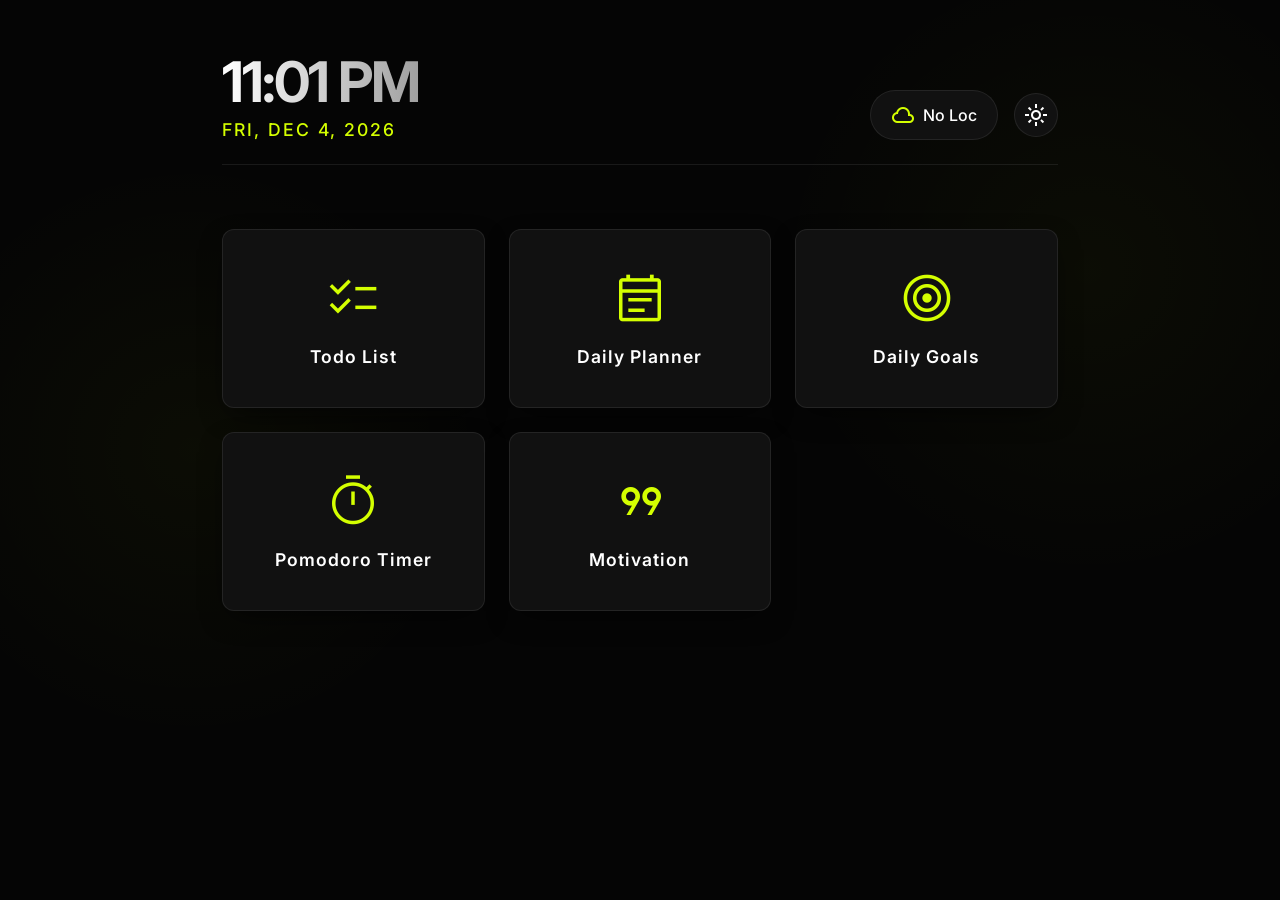
<file: productivity-dashboard/index.html>
<!DOCTYPE html>
<html lang="en">
<head>
    <meta charset="UTF-8">
    <meta name="viewport" content="width=device-width, initial-scale=1.0">
    <title>Productivity Dashboard</title>
    <!-- Fonts and Icons -->
    <link href="https://fonts.googleapis.com/css2?family=Inter:wght@300;400;500;600;700&display=swap" rel="stylesheet">
    <link rel="stylesheet" href="https://fonts.googleapis.com/css2?family=Material+Symbols+Outlined:opsz,wght,FILL,GRAD@24,400,0,0" />
    <link rel="stylesheet" href="style.css">
</head>
<body data-theme="dark">
    <!-- Dynamic Background Layer -->
    <div class="background-layer" id="bg-layer"></div>

    <main class="app-container">
        
        <!-- Dashboard View -->
        <section id="dashboard" class="view active">
            <header class="dashboard-header">
                <div class="date-time-widget">
                    <h1 id="time-display">--:--</h1>
                    <p id="date-display">-- --- ----</p>
                </div>
                <div class="top-controls">
                    <div class="weather-widget" id="weather-widget">
                        <span class="material-symbols-outlined" id="weather-icon">cloud</span>
                        <span id="weather-temp">--°C</span>
                    </div>
                    <button id="theme-toggle" class="icon-btn" aria-label="Toggle Theme">
                        <span class="material-symbols-outlined">light_mode</span>
                    </button>
                </div>
            </header>

            <div class="dashboard-grid">
                <!-- Todo Card -->
                <button class="feature-card" data-target="todo-view">
                    <span class="material-symbols-outlined card-icon">checklist</span>
                    <h3>Todo List</h3>
                </button>
                <!-- Planner Card -->
                <button class="feature-card" data-target="planner-view">
                    <span class="material-symbols-outlined card-icon">event_note</span>
                    <h3>Daily Planner</h3>
                </button>
                <!-- Goals Card -->
                <button class="feature-card" data-target="goals-view">
                    <span class="material-symbols-outlined card-icon">target</span>
                    <h3>Daily Goals</h3>
                </button>
                <!-- Pomodoro Card -->
                <button class="feature-card" data-target="pomodoro-view">
                    <span class="material-symbols-outlined card-icon">timer</span>
                    <h3>Pomodoro Timer</h3>
                </button>
                <!-- Motivation Card -->
                <button class="feature-card" data-target="motivation-view">
                    <span class="material-symbols-outlined card-icon">format_quote</span>
                    <h3>Motivation</h3>
                </button>
            </div>
        </section>

        <!-- Feature Views Container -->
        <div id="feature-views">
            
            <!-- Todo View -->
            <section id="todo-view" class="view">
                <header class="feature-header">
                    <button class="back-btn icon-btn"><span class="material-symbols-outlined">arrow_back</span></button>
                    <h2>Todo List</h2>
                </header>
                <div class="feature-content">
                    <form id="todo-form">
                        <input type="text" id="todo-input" placeholder="Add a new task..." required>
                        <button type="submit" class="primary-btn">Add</button>
                    </form>
                    <ul id="todo-list" class="task-list"></ul>
                </div>
            </section>

            <!-- Planner View -->
            <section id="planner-view" class="view">
                <header class="feature-header">
                    <button class="back-btn icon-btn"><span class="material-symbols-outlined">arrow_back</span></button>
                    <h2>Daily Planner</h2>
                </header>
                <div class="feature-content planner-container" id="planner-slots">
                    <!-- Hourly slots generated by JS -->
                </div>
            </section>

            <!-- Goals View -->
            <section id="goals-view" class="view">
                <header class="feature-header">
                    <button class="back-btn icon-btn"><span class="material-symbols-outlined">arrow_back</span></button>
                    <h2>Daily Goals</h2>
                </header>
                <div class="feature-content">
                    <div class="progress-container">
                        <p id="goals-progress-text">0 of 0 completed</p>
                        <div class="progress-bar-bg">
                            <div class="progress-bar-fill" id="goals-progress-fill"></div>
                        </div>
                    </div>
                    <form id="goals-form">
                        <input type="text" id="goal-input" placeholder="What's a main goal today?" required>
                        <button type="submit" class="primary-btn">Add</button>
                    </form>
                    <ul id="goals-list" class="task-list"></ul>
                </div>
            </section>

            <!-- Pomodoro View -->
            <section id="pomodoro-view" class="view">
                <header class="feature-header">
                    <button class="back-btn icon-btn"><span class="material-symbols-outlined">arrow_back</span></button>
                    <h2>Pomodoro Timer</h2>
                </header>
                <div class="feature-content pomodoro-container">
                    <h3 id="pomodoro-mode">Work Session</h3>
                    <div class="timer-display" id="timer-display">25:00</div>
                    <div class="timer-controls">
                        <button id="pomo-start" class="primary-btn">Start</button>
                        <button id="pomo-pause" class="secondary-btn">Pause</button>
                        <button id="pomo-reset" class="secondary-btn">Reset</button>
                    </div>
                </div>
            </section>

            <!-- Motivation View -->
            <section id="motivation-view" class="view">
                <header class="feature-header">
                    <button class="back-btn icon-btn"><span class="material-symbols-outlined">arrow_back</span></button>
                    <h2>Motivation</h2>
                </header>
                <div class="feature-content motivation-container">
                    <blockquote id="quote-text">Loading inspiration...</blockquote>
                    <cite id="quote-author"></cite>
                    <button id="new-quote-btn" class="primary-btn">New Quote</button>
                </div>
            </section>

        </div>
    </main>
    <script src="script.js"></script>
</body>
</html>
</file>
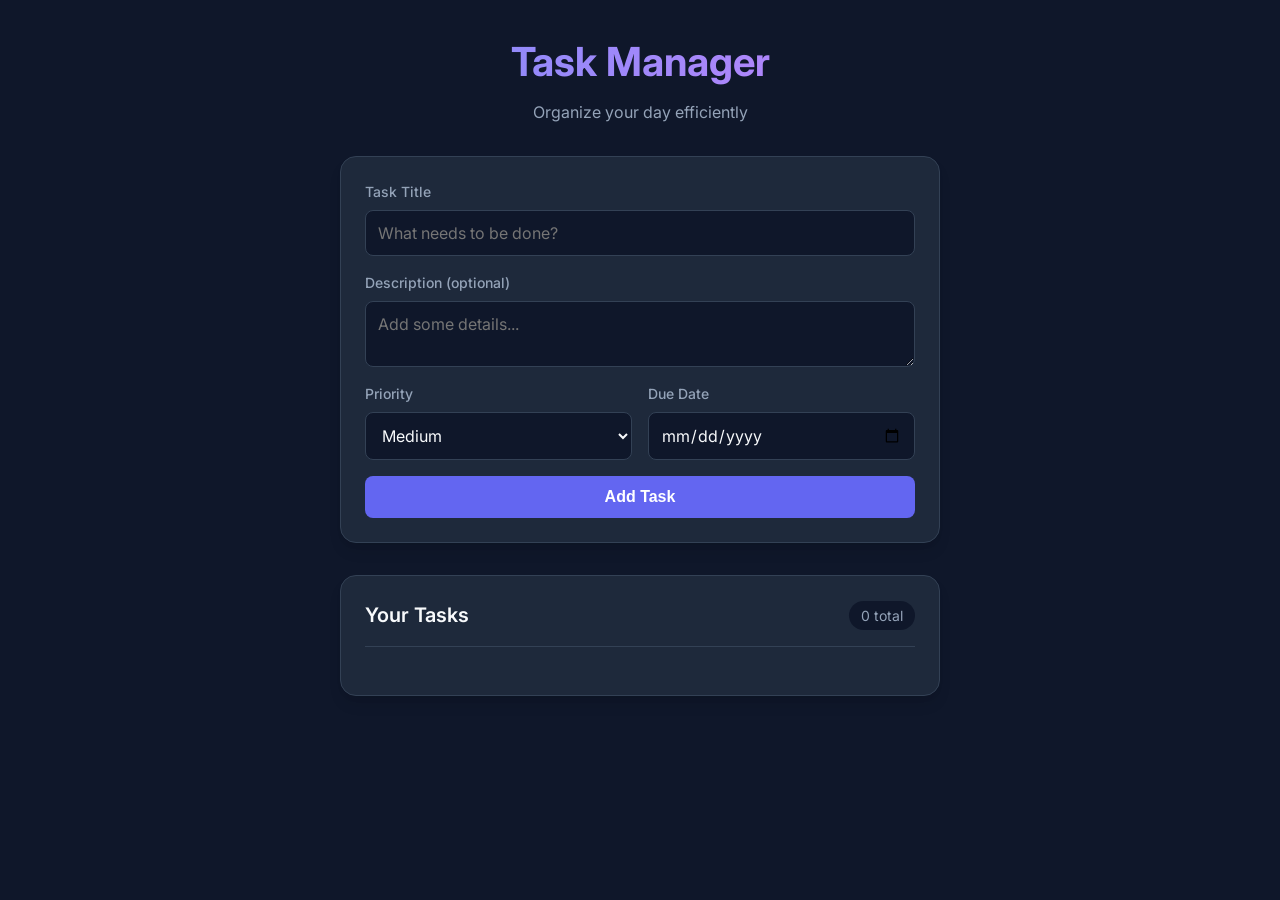
<file: task-manager/index.html>
<!DOCTYPE html>
<html lang="en">
<head>
    <meta charset="UTF-8">
    <meta name="viewport" content="width=device-width, initial-scale=1.0">
    <title>Task Manager</title>
    <link rel="stylesheet" href="styles.css">
    <link href="https://fonts.googleapis.com/css2?family=Inter:wght@400;500;600;700&display=swap" rel="stylesheet">
</head>
<body>
    <div class="app-container">
        <header>
            <h1>Task Manager</h1>
            <p>Organize your day efficiently</p>
        </header>

        <section class="task-form-section">
            <form id="task-form">
                <div class="input-group">
                    <label for="task-title">Task Title</label>
                    <input type="text" id="task-title" required placeholder="What needs to be done?">
                </div>
                
                <div class="input-group">
                    <label for="task-desc">Description (optional)</label>
                    <textarea id="task-desc" rows="2" placeholder="Add some details..."></textarea>
                </div>
                
                <div class="form-row">
                    <div class="input-group">
                        <label for="task-priority">Priority</label>
                        <select id="task-priority">
                            <option value="low">Low</option>
                            <option value="medium" selected>Medium</option>
                            <option value="high">High</option>
                        </select>
                    </div>
                    
                    <div class="input-group">
                        <label for="task-date">Due Date</label>
                        <input type="date" id="task-date" required>
                    </div>
                </div>
                
                <button type="submit" class="btn btn-primary">Add Task</button>
            </form>
        </section>

        <section class="tasks-section">
            <div class="tasks-header">
                <h2>Your Tasks</h2>
                <div class="task-stats">
                    <span id="total-tasks">0</span> total
                </div>
            </div>
            
            <ul id="task-list" class="task-list">
                <!-- Tasks will be injected here by JS -->
            </ul>
        </section>
    </div>

    <script src="app.js"></script>
</body>
</html>
</file>
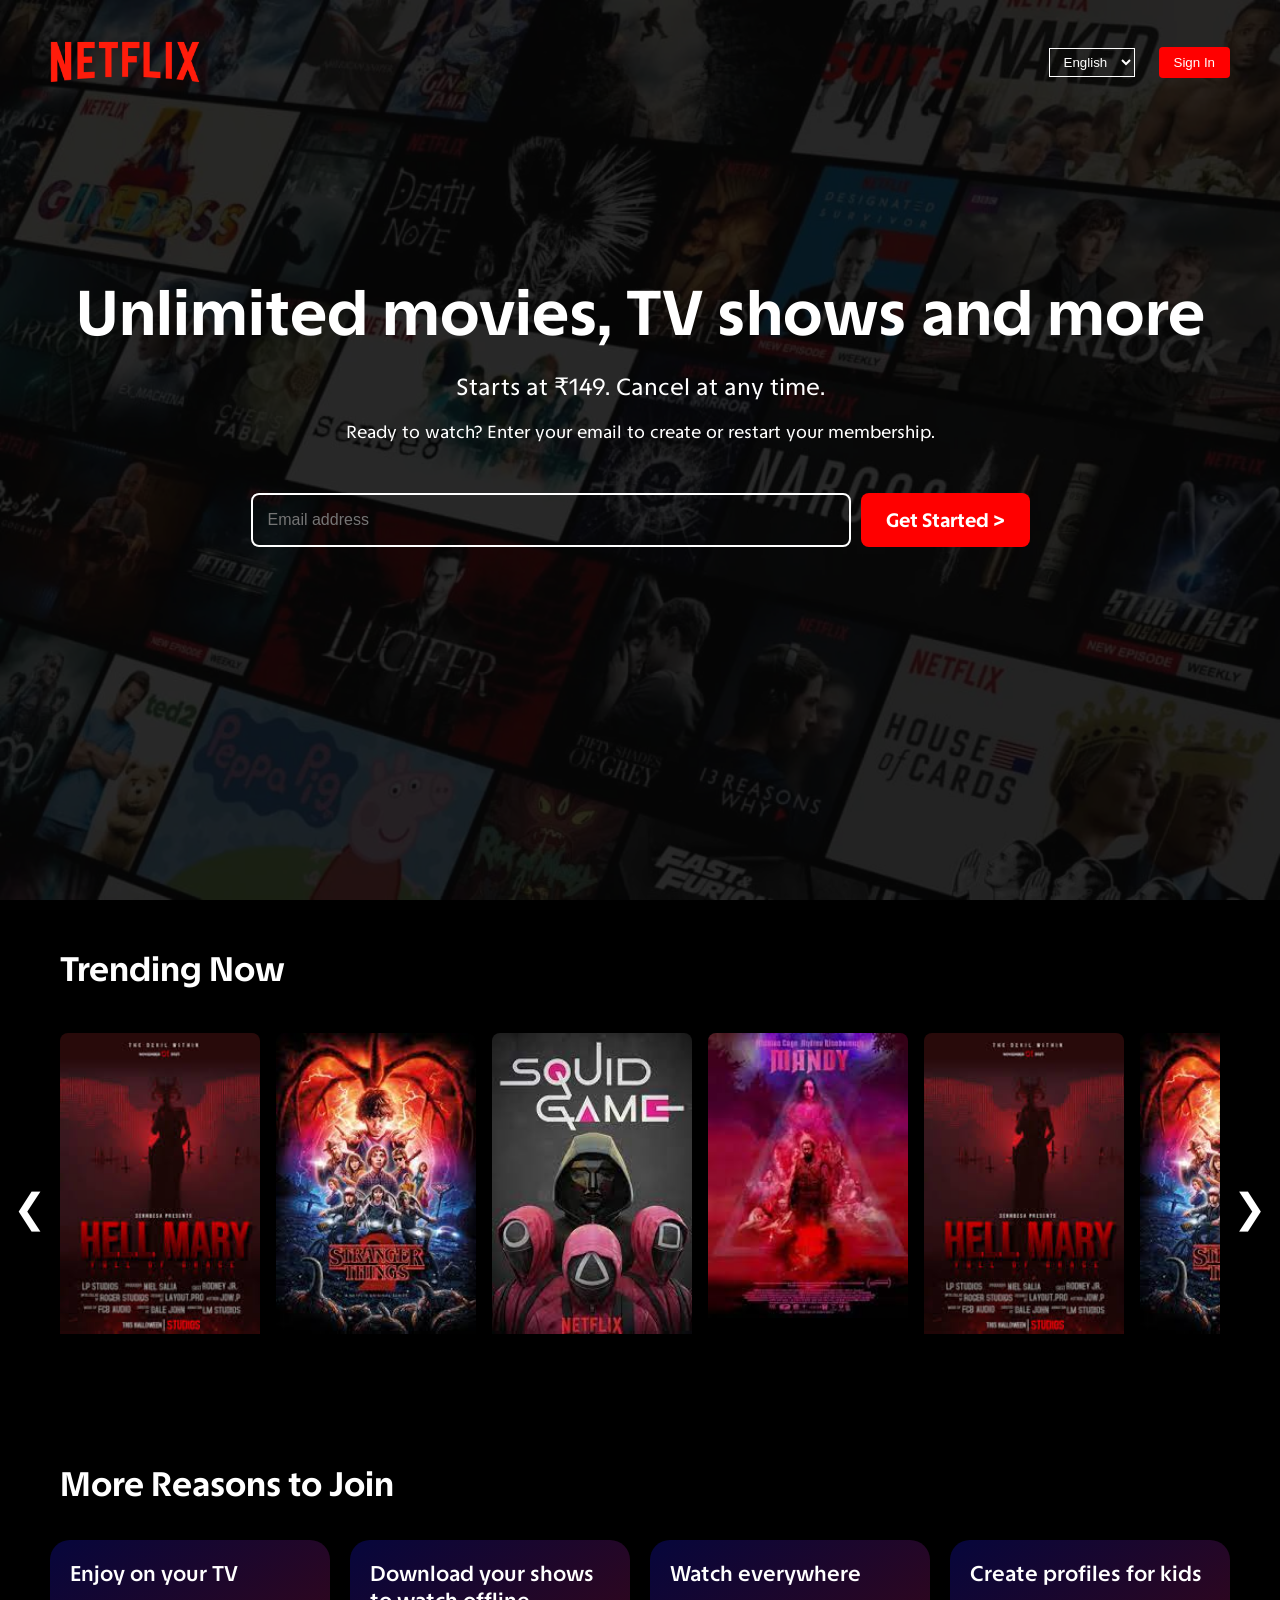
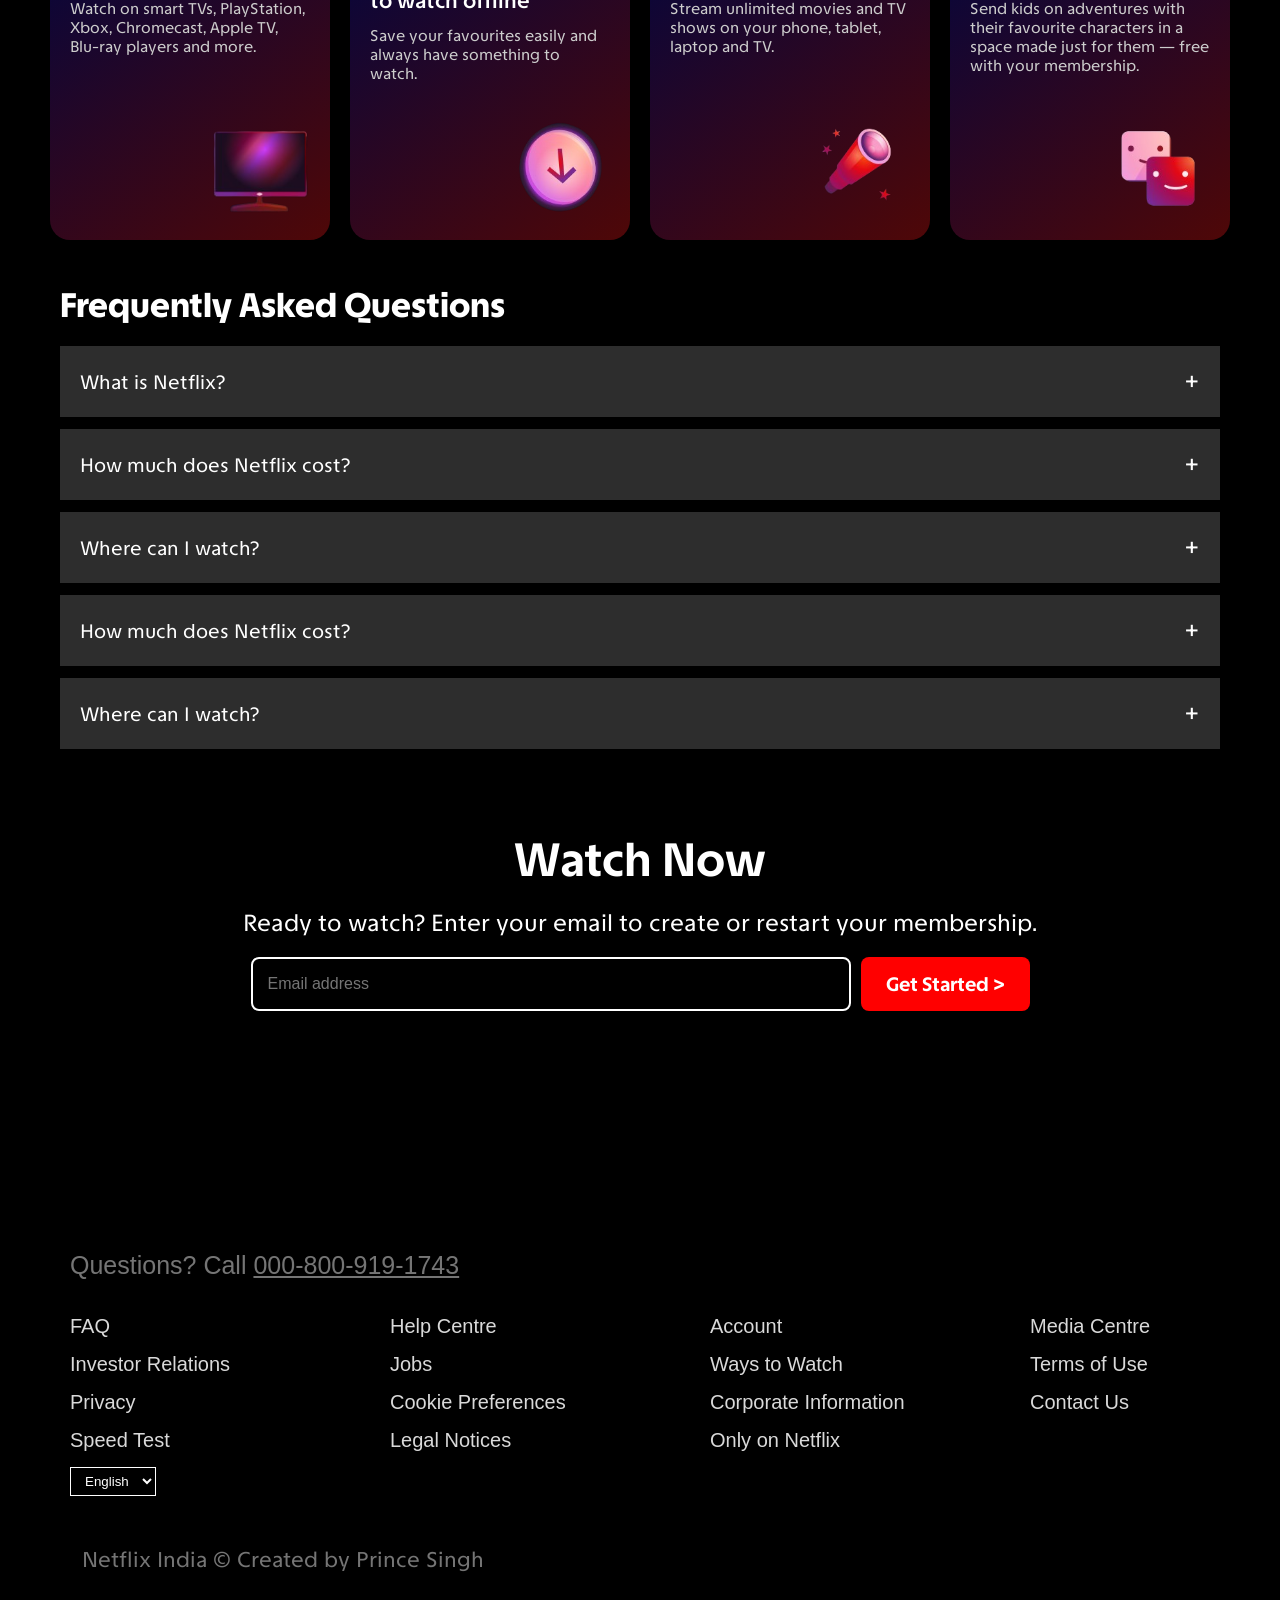
<file: Netflix-page-Clone/index_netflix.html>
<!DOCTYPE html>
<html lang="en">

<head>
  <meta charset="UTF-8">
  <meta name="viewport" content="width=device-width, initial-scale=1.0">
  <title>Netflix India – Watch TV Shows Online</title>
  <link rel="stylesheet" href="style_netflix.css">
  <link rel="shortcut icon" href="images/Netflix_2015_N_logo.svg" type="image/x-icon">
</head>

<body>
  <!-- Background Overlay -->
  <div class="main">
    <div class="overlay"></div>
    <!-- <div class="overlay1"></div> -->
    <!-- Navbar -->
    <div class="navbar">
      <img src="images/Netflix-Logo.png" class="logo">
      <div class="nav-btns">
        <select>
          <option>English</option>
          <option>हिन्दी</option>
        </select>
        <button class="signin">Sign In</button>
      </div>
    </div>

    <!-- Hero Section -->
    <div class="hero">
      <h1>Unlimited movies, TV
        shows and more</h1>
      <h2>Starts at ₹149. Cancel at any time.</h2>
      <p>Ready to watch? Enter your email to create or restart your membership.</p>
      <div class="email-section">
    <!-- <h1>Watch Now</h1>
    <h2>Ready to watch? Enter your email to create or restart your membership.
    </h2> -->
    <!-- <p>Ready to watch? Enter your email to create or restart your membership.</p> -->
    <div class="email-form">
      <input type="email" placeholder="Email address">
      <button>Get Started ></button>
    </div>
  </div>
    </div>
  </div>

  <!-- Trending section Started -->

  <section class="trending">
    <div class="trending">
      <h2>Trending Now</h2>
      <div class="row">
        <button class="nav left" onclick="scrollCards(-1)">&#10094;</button>
        <div class="cards" id="cards">
          <div class="card"><img src="images/movei-2.jpg" alt=""></div>
          <div class="card"><img src="images/movei-7.jpg" alt=""></div>
          <div class="card"><img src="images/movei-4.jpg" alt=""></div>
          <div class="card"><img src="images/movie-3.jpg" alt=""></div>
          <div class="card"><img src="images/movei-2.jpg" alt=""></div>
          <div class="card"><img src="images/movei-7.jpg" alt=""></div>
          <div class="card"><img src="images/movei-4.jpg" alt=""></div>
        </div>
        <button class="nav right" onclick="scrollCards(1)">&#10095;</button>
      </div>
    </div>
  </section>

  <section class="reasons">
    <h2 class="section-title">More Reasons to Join</h2>

    <div class="reason-cards">
      <div class="reason-card">
        <h1>Enjoy on your TV</h1>
        <p>Watch on smart TVs, PlayStation, Xbox, Chromecast, Apple TV, Blu-ray players and more.</p>
        <div class="bottom-right">
          <img src="images/icon-1.png" alt="icon" width="40">
        </div>
      </div>

      <div class="reason-card">
        <h1>Download your shows to watch offline</h1>
        <p>Save your favourites easily and always have something to watch.</p>
        <div class="bottom-right">
          <img src="images/icon-2.png" alt="icon" width="40">
        </div>
      </div>

      <div class="reason-card">
        <h1>Watch everywhere</h1>
        <p>Stream unlimited movies and TV shows on your phone, tablet, laptop and TV.</p>
        <div class="bottom-right">
          <img src="images/icon-3.png" alt="icon" width="40">
        </div>
      </div>

      <div class="reason-card">
        <h1>Create profiles for kids</h1>
        <p>Send kids on adventures with their favourite characters in a space made just for them — free with your
          membership.</p>
        <div class="bottom-right">
          <img src="images/icon-4.png" alt="icon" width="40">
        </div>
      </div>
    </div>
  </section>

  <!-- FAQ SECTION START -->


  <section class="faq">
    <h2>Frequently Asked Questions</h2>

    <div class="faq-item">
      <button class="faq-question">
        What is Netflix?
        <span class="icon">+</span>
      </button>
      <div class="faq-answer">
        <p>Netflix is a streaming service that offers TV shows, movies, anime, documentaries, and more on thousands of
          internet-connected devices.</p>
      </div>
    </div>

    <div class="faq-item">
      <button class="faq-question">
        How much does Netflix cost?
        <span class="icon">+</span>
      </button>
      <div class="faq-answer">
        <p>Watch Netflix on your smartphone, tablet, Smart TV, laptop, or streaming device, all for one fixed monthly
          fee.</p>
      </div>
    </div>

    <div class="faq-item">
      <button class="faq-question">
        Where can I watch?
        <span class="icon">+</span>
      </button>
      <div class="faq-answer">
        <p>You can watch anywhere, anytime, on an unlimited number of devices.</p>
      </div>
    </div>

    <div class="faq-item">
      <button class="faq-question">
        How much does Netflix cost?
        <span class="icon">+</span>
      </button>
      <div class="faq-answer">
        <p>Watch Netflix on your smartphone, tablet, Smart TV, laptop, or streaming device, all for one fixed monthly
          fee.</p>
      </div>
    </div>

    <div class="faq-item">
      <button class="faq-question">
        Where can I watch?
        <span class="icon">+</span>
      </button>
      <div class="faq-answer">
        <p>You can watch anywhere, anytime, on an unlimited number of devices.</p>
      </div>
    </div>


  </section>

  <!-- email form section -->


  <div class="email-section">
    <h1>Watch Now</h1>
    <h2>Ready to watch? Enter your email to create or restart your membership.
    </h2>
    <!-- <p>Ready to watch? Enter your email to create or restart your membership.</p> -->
    <div class="email-form">
      <input type="email" placeholder="Email address">
      <button>Get Started ></button>
    </div>
  </div>


  <!-- Footer section started  -->


  <footer class="footer">
  <p class="footer-top">Questions? Call <a href="tel:0008009191743">000-800-919-1743</a></p>
  <div class="footer-links">
    <ul>
      <li><a href="#">FAQ</a></li>
      <li><a href="#">Investor Relations</a></li>
      <li><a href="#">Privacy</a></li>
      <li><a href="#">Speed Test</a></li>
    </ul>
    <ul>
      <li><a href="#">Help Centre</a></li>
      <li><a href="#">Jobs</a></li>
      <li><a href="#">Cookie Preferences</a></li>
      <li><a href="#">Legal Notices</a></li>
    </ul>
    <ul>
      <li><a href="#">Account</a></li>
      <li><a href="#">Ways to Watch</a></li>
      <li><a href="#">Corporate Information</a></li>
      <li><a href="#">Only on Netflix</a></li>
    </ul>
    <ul>
      <li><a href="#">Media Centre</a></li>
      <li><a href="#">Terms of Use</a></li>
      <li><a href="#">Contact Us</a></li>
    </ul>
  </div>
  

  <div class="nav-btns">
        <select>
          <option>English</option>
          <option>हिन्दी</option>
        </select>
        <!-- <button class="signin">Sign In</button> -->
      </div> 

      <p class="footer-bottom">Netflix India &copy; Created by Prince Singh</p>

</footer>

  </div>

</body>


<script>
  const leftBtn = document.querySelector(".scroll-btn.left");
  const rightBtn = document.querySelector(".scroll-btn.right");
  const cards = document.getElementById("cards");

  leftBtn.addEventListener("click", () => {
    cards.scrollLeft -= 220; // ek card + gap ke barabar move karega
  });

  rightBtn.addEventListener("click", () => {
    cards.scrollLeft += 220;
  });


  document.querySelectorAll(".faq-question").forEach(button => {
    button.addEventListener("click", () => {
      const faqItem = button.parentElement;

      // Close other items (like Netflix)
      document.querySelectorAll(".faq-item").forEach(item => {
        if (item !== faqItem) {
          item.classList.remove("active");
        }
      });

      // Toggle current
      faqItem.classList.toggle("active");
    });
  });

</script>


</html>
</file>
<file: productivity-dashboard/style.css>
:root {
    /* Huntrify Theme - Light Mode */
    --bg-base: #f0f2f5;
    --card-bg: #ffffff;
    --card-border: rgba(0, 0, 0, 0.08);
    --card-border-hover: rgba(160, 200, 0, 0.5); 
    --text-main: #111111;
    --text-muted: #666666;
    --primary: #9fc700; /* Darker Lime Green for readability on light */
    --primary-hover: #8ab000;
    --danger: #ff4757;
    --success: #9fc700;
    --shadow: 0 10px 30px -10px rgba(0, 0, 0, 0.1);
    --glow: 0 0 20px rgba(160, 200, 0, 0.2);
    --transition: 0.3s cubic-bezier(0.4, 0, 0.2, 1);
    --input-bg: #ffffff;
}

[data-theme="dark"] {
    /* Huntrify Theme - Advanced Dark Mode */
    --bg-base: #050505; /* Pitch black */
    --card-bg: #111111; /* Very dark gray */
    --card-border: rgba(255, 255, 255, 0.08);
    --card-border-hover: rgba(212, 255, 0, 0.5); /* Neon Lime glow */
    --text-main: #ffffff;
    --text-muted: #888888;
    --primary: #d4ff00; /* Neon Lime Green from Logo */
    --primary-hover: #bce600;
    --shadow: 0 10px 30px -10px rgba(0, 0, 0, 0.8);
    --glow: 0 0 20px rgba(212, 255, 0, 0.2);
    --input-bg: #0a0a0a;
}

* {
    box-sizing: border-box;
    margin: 0;
    padding: 0;
}

body {
    font-family: 'Inter', sans-serif;
    color: var(--text-main);
    background-color: var(--bg-base);
    min-height: 100vh;
    overflow-x: hidden;
    background-image: 
        radial-gradient(circle at 15% 50%, rgba(212, 255, 0, 0.03), transparent 25%),
        radial-gradient(circle at 85% 30%, rgba(212, 255, 0, 0.03), transparent 25%);
    background-attachment: fixed;
}

/* Remove old dynamic background layer */
.background-layer {
    display: none;
}

.app-container {
    max-width: 900px;
    margin: 0 auto;
    padding: 3rem 2rem;
    position: relative;
    min-height: 100vh;
    display: flex;
    flex-direction: column;
}

/* Views Management */
.view {
    display: none;
    opacity: 0;
    animation: fadeIn 0.5s ease forwards;
    flex-direction: column;
    height: 100%;
}

.view.active {
    display: flex;
}

@keyframes fadeIn {
    from { opacity: 0; transform: translateY(10px); }
    to { opacity: 1; transform: translateY(0); }
}

/* Dashboard Header */
.dashboard-header {
    display: flex;
    justify-content: space-between;
    align-items: flex-end;
    margin-bottom: 3rem;
    padding-bottom: 1.5rem;
    border-bottom: 1px solid var(--card-border);
}

.date-time-widget h1 {
    font-size: 3.5rem;
    font-weight: 700;
    letter-spacing: -2px;
    margin-bottom: 0.2rem;
    background: linear-gradient(90deg, #ffffff, #a0a0a0);
    -webkit-background-clip: text;
    -webkit-text-fill-color: transparent;
}

.date-time-widget p {
    font-size: 1.1rem;
    color: var(--primary);
    text-transform: uppercase;
    letter-spacing: 2px;
    font-weight: 500;
}

.top-controls {
    display: flex;
    align-items: center;
    gap: 1rem;
}

.weather-widget {
    display: flex;
    align-items: center;
    gap: 0.5rem;
    background: var(--card-bg);
    padding: 0.75rem 1.25rem;
    border-radius: 30px;
    border: 1px solid var(--card-border);
    font-weight: 500;
}
.weather-widget .material-symbols-outlined {
    color: var(--primary);
}

/* Remove display: none to show the toggle again */
#theme-toggle {
    display: flex;
}

/* Buttons */
button {
    cursor: pointer;
    border: none;
    background: none;
    font-family: inherit;
    color: var(--text-main);
    transition: var(--transition);
}

.icon-btn {
    display: flex;
    align-items: center;
    justify-content: center;
    width: 44px;
    height: 44px;
    border-radius: 50%;
    background: var(--card-bg);
    border: 1px solid var(--card-border);
}
.icon-btn:hover {
    border-color: var(--primary);
    color: var(--primary);
    box-shadow: var(--glow);
}

.primary-btn {
    background: var(--primary);
    color: #000;
    padding: 0.75rem 1.5rem;
    border-radius: 8px;
    font-weight: 600;
    text-transform: uppercase;
    letter-spacing: 1px;
}
.primary-btn:hover {
    background: var(--primary-hover);
    box-shadow: var(--glow);
    transform: translateY(-2px);
}

.secondary-btn {
    background: transparent;
    color: var(--primary);
    border: 1px solid var(--primary);
    padding: 0.75rem 1.5rem;
    border-radius: 8px;
    font-weight: 600;
    text-transform: uppercase;
    letter-spacing: 1px;
}
.secondary-btn:hover {
    background: rgba(212, 255, 0, 0.1);
    box-shadow: var(--glow);
}

/* Dashboard Grid */
.dashboard-grid {
    display: grid;
    grid-template-columns: repeat(auto-fit, minmax(200px, 1fr));
    gap: 1.5rem;
    margin-top: 1rem;
}

.feature-card {
    background: var(--card-bg);
    border: 1px solid var(--card-border);
    border-radius: 12px;
    padding: 2.5rem 1.5rem;
    display: flex;
    flex-direction: column;
    align-items: center;
    gap: 1.25rem;
    box-shadow: var(--shadow);
    position: relative;
    overflow: hidden;
}

.feature-card::before {
    content: '';
    position: absolute;
    top: 0;
    left: 0;
    width: 100%;
    height: 2px;
    background: var(--primary);
    transform: scaleX(0);
    transition: var(--transition);
    transform-origin: left;
}

.feature-card:hover {
    transform: translateY(-5px);
    border-color: var(--card-border-hover);
    box-shadow: var(--glow);
}

.feature-card:hover::before {
    transform: scaleX(1);
}

.card-icon {
    font-size: 3.5rem;
    color: var(--primary);
    transition: var(--transition);
}

.feature-card h3 {
    font-size: 1.1rem;
    font-weight: 600;
    letter-spacing: 1px;
}

/* Feature View Common */
.feature-header {
    display: flex;
    align-items: center;
    gap: 1.5rem;
    margin-bottom: 2rem;
    border-bottom: 1px solid var(--card-border);
    padding-bottom: 1rem;
}
.feature-header h2 {
    font-size: 1.8rem;
    font-weight: 600;
    letter-spacing: -0.5px;
}

.feature-content {
    background: var(--card-bg);
    border: 1px solid var(--card-border);
    border-radius: 12px;
    padding: 2.5rem;
    box-shadow: var(--shadow);
    flex-grow: 1;
}

/* Forms & Inputs */
input[type="text"] {
    width: 100%;
    padding: 1rem;
    border-radius: 8px;
    border: 1px solid var(--card-border);
    background: #0a0a0a;
    color: var(--text-main);
    font-family: inherit;
    font-size: 1rem;
    margin-right: 1rem;
    transition: var(--transition);
}
input[type="text"]:focus {
    outline: none;
    border-color: var(--primary);
    box-shadow: 0 0 0 2px rgba(212, 255, 0, 0.1);
}

form {
    display: flex;
    margin-bottom: 2rem;
}

/* Task Lists (Todo & Goals) */
.task-list {
    list-style: none;
    display: flex;
    flex-direction: column;
    gap: 1rem;
}

.task-item {
    display: flex;
    align-items: center;
    justify-content: space-between;
    padding: 1rem;
    background: #0a0a0a;
    border: 1px solid var(--card-border);
    border-radius: 8px;
    transition: var(--transition);
}
.task-item:hover {
    border-color: rgba(255,255,255,0.2);
}

.task-item.completed {
    opacity: 0.6;
}
.task-item.completed .task-text {
    text-decoration: line-through;
    color: var(--text-muted);
}
.task-item.important {
    border-left: 4px solid var(--primary);
}

/* Custom Checkbox */
input[type="checkbox"] {
    appearance: none;
    width: 20px;
    height: 20px;
    border: 2px solid var(--text-muted);
    border-radius: 4px;
    outline: none;
    cursor: pointer;
    position: relative;
    transition: var(--transition);
}
input[type="checkbox"]:checked {
    background-color: var(--primary);
    border-color: var(--primary);
}
input[type="checkbox"]:checked::after {
    content: '✔';
    position: absolute;
    top: 50%;
    left: 50%;
    transform: translate(-50%, -50%);
    color: #000;
    font-size: 12px;
    font-weight: bold;
}

.task-text {
    flex-grow: 1;
    margin-left: 1rem;
    font-size: 1.05rem;
}
.task-actions {
    display: flex;
    gap: 0.5rem;
}
.task-actions button {
    padding: 0.4rem;
    border-radius: 6px;
    background: transparent;
}
.task-actions button:hover {
    background: rgba(255,255,255,0.1);
    color: var(--danger);
}
.task-actions .todo-important:hover {
    color: var(--primary);
}

/* Planner */
.planner-container {
    overflow-y: auto;
    max-height: 60vh;
    padding-right: 1rem;
}
.planner-container::-webkit-scrollbar {
    width: 6px;
}
.planner-container::-webkit-scrollbar-thumb {
    background: var(--card-border);
    border-radius: 3px;
}

.planner-slot {
    display: flex;
    align-items: center;
    gap: 1.5rem;
    margin-bottom: 1rem;
    padding-bottom: 1rem;
    border-bottom: 1px solid var(--card-border);
}
.planner-time {
    min-width: 70px;
    font-weight: 600;
    color: var(--primary);
    font-size: 0.9rem;
    letter-spacing: 1px;
}
.planner-input {
    flex-grow: 1;
    background: transparent !important;
    border: none !important;
    border-bottom: 1px dashed var(--card-border) !important;
    border-radius: 0 !important;
    padding: 0.5rem 0 !important;
}
.planner-input:focus {
    border-bottom-color: var(--primary) !important;
    box-shadow: none !important;
}

/* Goals Progress */
.progress-container {
    margin-bottom: 2rem;
}
#goals-progress-text {
    font-weight: 600;
    margin-bottom: 0.5rem;
    letter-spacing: 1px;
    text-transform: uppercase;
    font-size: 0.9rem;
    color: var(--primary);
}
.progress-bar-bg {
    height: 6px;
    background: var(--card-border);
    border-radius: 3px;
    overflow: hidden;
}
.progress-bar-fill {
    height: 100%;
    background: var(--primary);
    width: 0%;
    transition: width 0.5s cubic-bezier(0.4, 0, 0.2, 1);
    box-shadow: var(--glow);
}

/* Pomodoro */
.pomodoro-container {
    display: flex;
    flex-direction: column;
    align-items: center;
    justify-content: center;
    padding: 3rem 0;
}
#pomodoro-mode {
    color: var(--text-muted);
    text-transform: uppercase;
    letter-spacing: 3px;
    font-size: 1.2rem;
}
.timer-display {
    font-size: 7rem;
    font-weight: 700;
    margin: 1rem 0 3rem;
    font-variant-numeric: tabular-nums;
    text-shadow: 0 0 40px rgba(212, 255, 0, 0.1);
    letter-spacing: -2px;
}
.timer-controls {
    display: flex;
    gap: 1.5rem;
}

/* Motivation */
.motivation-container {
    display: flex;
    flex-direction: column;
    align-items: center;
    justify-content: center;
    text-align: center;
    padding: 4rem 2rem;
}
#quote-text {
    font-size: 1.8rem;
    font-weight: 300;
    margin-bottom: 1.5rem;
    line-height: 1.4;
    color: var(--text-main);
}
#quote-author {
    font-size: 1rem;
    color: var(--primary);
    margin-bottom: 3rem;
    text-transform: uppercase;
    letter-spacing: 2px;
    font-weight: 600;
}

/* Responsive */
@media (max-width: 768px) {
    .dashboard-header {
        flex-direction: column;
        align-items: flex-start;
        gap: 1.5rem;
    }
    .top-controls {
        width: 100%;
        justify-content: space-between;
    }
    .timer-display {
        font-size: 5rem;
    }
    .date-time-widget h1 {
        font-size: 2.5rem;
    }
    .app-container {
        padding: 1.5rem;
    }
}
</file>
<file: task-manager/styles.css>
:root {
    --primary: #6366f1;
    --primary-hover: #4f46e5;
    --bg: #0f172a;
    --surface: #1e293b;
    --text-main: #f8fafc;
    --text-muted: #94a3b8;
    --border: #334155;
    
    --priority-low: #10b981;
    --priority-medium: #f59e0b;
    --priority-high: #ef4444;
}

* {
    margin: 0;
    padding: 0;
    box-sizing: border-box;
}

body {
    font-family: 'Inter', sans-serif;
    background-color: var(--bg);
    color: var(--text-main);
    line-height: 1.5;
    min-height: 100vh;
    display: flex;
    justify-content: center;
    padding: 2rem 1rem;
}

.app-container {
    width: 100%;
    max-width: 600px;
    display: flex;
    flex-direction: column;
    gap: 2rem;
}

header {
    text-align: center;
}

header h1 {
    font-size: 2.5rem;
    font-weight: 700;
    background: linear-gradient(to right, #818cf8, #c084fc);
    -webkit-background-clip: text;
    -webkit-text-fill-color: transparent;
    margin-bottom: 0.5rem;
}

header p {
    color: var(--text-muted);
}

.task-form-section,
.tasks-section {
    background-color: var(--surface);
    border-radius: 1rem;
    padding: 1.5rem;
    border: 1px solid var(--border);
    box-shadow: 0 10px 15px -3px rgba(0, 0, 0, 0.1), 0 4px 6px -2px rgba(0, 0, 0, 0.05);
}

.input-group {
    margin-bottom: 1rem;
    display: flex;
    flex-direction: column;
    gap: 0.5rem;
}

.form-row {
    display: grid;
    grid-template-columns: 1fr 1fr;
    gap: 1rem;
}

label {
    font-size: 0.875rem;
    font-weight: 500;
    color: var(--text-muted);
}

input, textarea, select {
    width: 100%;
    padding: 0.75rem;
    background-color: var(--bg);
    border: 1px solid var(--border);
    border-radius: 0.5rem;
    color: var(--text-main);
    font-family: inherit;
    font-size: 1rem;
    transition: all 0.2s;
}

input:focus, textarea:focus, select:focus {
    outline: none;
    border-color: var(--primary);
    box-shadow: 0 0 0 2px rgba(99, 102, 241, 0.2);
}

.btn {
    width: 100%;
    padding: 0.75rem;
    border: none;
    border-radius: 0.5rem;
    font-size: 1rem;
    font-weight: 600;
    cursor: pointer;
    transition: all 0.2s;
}

.btn-primary {
    background-color: var(--primary);
    color: white;
}

.btn-primary:hover {
    background-color: var(--primary-hover);
    transform: translateY(-1px);
}

.tasks-header {
    display: flex;
    justify-content: space-between;
    align-items: center;
    margin-bottom: 1.5rem;
    padding-bottom: 1rem;
    border-bottom: 1px solid var(--border);
}

.tasks-header h2 {
    font-size: 1.25rem;
    font-weight: 600;
}

.task-stats {
    background: var(--bg);
    padding: 0.25rem 0.75rem;
    border-radius: 1rem;
    font-size: 0.875rem;
    color: var(--text-muted);
}

.task-list {
    list-style: none;
    display: flex;
    flex-direction: column;
    gap: 1rem;
}

.task-item {
    background-color: var(--bg);
    border: 1px solid var(--border);
    border-radius: 0.75rem;
    padding: 1rem;
    display: flex;
    gap: 1rem;
    align-items: flex-start;
    transition: all 0.2s;
    animation: slideIn 0.3s ease-out;
}

.task-item:hover {
    border-color: var(--primary);
    transform: translateY(-2px);
    box-shadow: 0 4px 6px -1px rgba(0, 0, 0, 0.1);
}

.task-item.completed {
    opacity: 0.7;
}

.task-item.completed .task-content h3 {
    text-decoration: line-through;
    color: var(--text-muted);
}

.task-checkbox {
    margin-top: 0.25rem;
    width: 1.25rem;
    height: 1.25rem;
    cursor: pointer;
    accent-color: var(--primary);
}

.task-content {
    flex: 1;
}

.task-content h3 {
    font-size: 1.125rem;
    font-weight: 500;
    margin-bottom: 0.25rem;
}

.task-content p {
    color: var(--text-muted);
    font-size: 0.875rem;
    margin-bottom: 0.5rem;
}

.task-meta {
    display: flex;
    gap: 1rem;
    font-size: 0.75rem;
}

.priority-badge {
    padding: 0.125rem 0.5rem;
    border-radius: 1rem;
    font-weight: 600;
    text-transform: uppercase;
}

.priority-badge.low { background-color: rgba(16, 185, 129, 0.1); color: var(--priority-low); }
.priority-badge.medium { background-color: rgba(245, 158, 11, 0.1); color: var(--priority-medium); }
.priority-badge.high { background-color: rgba(239, 68, 68, 0.1); color: var(--priority-high); }

.task-date {
    color: var(--text-muted);
    display: flex;
    align-items: center;
    gap: 0.25rem;
}

.delete-btn {
    background: none;
    border: none;
    color: var(--text-muted);
    cursor: pointer;
    padding: 0.5rem;
    border-radius: 0.25rem;
    transition: all 0.2s;
}

.delete-btn:hover {
    color: #ef4444;
    background-color: rgba(239, 68, 68, 0.1);
}

@keyframes slideIn {
    from {
        opacity: 0;
        transform: translateY(10px);
    }
    to {
        opacity: 1;
        transform: translateY(0);
    }
}

@media (max-width: 480px) {
    .form-row {
        grid-template-columns: 1fr;
    }
}
</file>
<file: Netflix-page-Clone/style_netflix.css>
@import url('https://fonts.googleapis.com/css2?family=TASA+Explorer:wght@400..800&display=swap');



* {
  margin: 0;
  padding: 0;
  box-sizing: border-box;
}

body {
  font-family: "TASA Explorer", sans-serif;
  background-color: #000;
  color: #fff;
}

/* Background */
.main {
  background: url("images/bg.jpeg") no-repeat center center/cover;
  height: 100vh;
  position: relative;
}

.overlay {
  position: absolute;
  top: 0;
  left: 0;
  width: 100%;
  height: 100%;
  background: rgba(7, 7, 7, 0.816);
  direction: bottom to top;
}
/* 
.overlay1{
  bottom:100px;
  top: 0%;
  left: 0;
  width: 100%;
  background: rgba(7, 7, 7, 0.908);
} */

/* Navbar */
.navbar {
  display: flex;
  justify-content: space-between;
  align-items: center;
  padding: 20px 50px;
  position: relative;
  z-index: 10;
}

.logo {
  width: 150px;
}

.nav-btns select {
  background: transparent;
  color: white;
  padding: 5px 10px;
  border: 1px solid white;
  margin-right: 20px;
}

.signin {
  background: red;
  color: white;
  border: none;
  padding: 8px 15px;
  cursor: pointer;
  border-radius: 4px;
}

/* Hero Section */
.hero {
  position: relative;
  z-index: 10;
  text-align: center;
  margin-top: 150px;
}

.hero h1 {
  font-size: 65px;
  font-weight: 3500;
}

.hero h2 {
  margin: 20px 0;
  font-weight: normal;
}

.hero p {
  margin-bottom: 20px;
  font-size: 18px;
}

.email-form {
  display: flex;
  justify-content: center;
  margin-bottom: 150px;
}

.email-form input {
  padding: 15px;
  font-size: 16px;
  border: 2px solid #ffffff;
  border-radius: 8px 8px 8px 8px;
  outline: none;
  width: 600px;
 
  background-color: transparent;
  margin-right: 10px;
}

.email-form button {
  padding: 15px 25px;
  background: red;
  color: white;
  border: none;
  font-size: 20px;
  border-radius: 8px 8px 8px 8px;
  font-family: "TASA Explorer", sans-serif;
  font-weight: 700;
  cursor: pointer;
}


/* trending */


/* body {
  margin: 0;
  background: #000;
  color: #fff;
  font-family: Arial, sans-serif;
} */

.trending {
  padding: 24px 0;
  position: relative;
}

.trending h2 {
  margin-left: 60px;
  margin-bottom: 35px;
  font-size: 35px;
  font-family: "TaSa Explorer", sans-serif;
 
}

.row {
  position: relative;
  padding: 0 60px;
  /* arrows ke liye jagah */
}

.cards {
  display: flex;
  gap: 16px;
  overflow-x: auto;
  -webkit-overflow-scrolling: touch;
  scroll-behavior: smooth;
  padding: 8px 0;
  scrollbar-width: none;
}

.cards::-webkit-scrollbar {
  display: none;
}

.card {
  flex: 0 0 auto;
  height: 350px;
  width: 200px;
  border-radius: 8px 8px 8px 8px;
  overflow: hidden;
  transition: transform 0.3s ease, box-shadow 0.3s ease;
}

.card img {
  width: 100%;
  display: block;
}

/* Netflix Hover Effect */
.card:hover {
  transform: scale(1.1);
  z-index: 10;
  /* box-shadow: 2px 2px 2px 2px #e428284d; */
  /* border-radius: 24px; */
  cursor: pointer;
}

/* Arrows */
.nav {
  position: absolute;
  top: 50%;
  transform: translateY(-50%);
  width: 60px;
  height: 100px;
  border: 0;
  cursor: pointer;
  background: rgba(0, 0, 0, 0.6);
  color: #fff;
  font-size: 40px;
  border-radius: 8px;
  z-index: 5;
  pointer-events: auto;
  display: flex;
  align-items: center;
  justify-content: center;
  transition: background 0.3s;
}

.nav:hover {
  background: rgba(0, 0, 0, 0.8);
}

.nav.left {
  left: 0;
  /* 👈 ab sahi jagah */
}

.nav.right {
  right: 0;
}

/* Reasons section started */

.reasons {
  padding: 24px 0;
  position: relative;
  /* padding: 40px 20px; */
  text-align: center;
  font-family: "tasa explorer", sans-serif;
  /* margin: auto; */
}

/* .reasons{
  position: absolute;
  display: block;
  font-size: 35px;
  justify-content: center;
  margin: auto;
  margin-bottom: 50px;
  font-weight: 700;
  font-family: "tasa explorer", sans-serif;
} */

.section-title {
  margin-left: 60px;
  margin-bottom:35px;
  font-size: 35px;
  font-family: "TaSa Explorer", sans-serif;
  text-align: left;
  
}


.reason-cards {
  display: grid;
  grid-template-columns: repeat(auto-fit, minmax(260px, 1fr));
  gap: 20px;
  justify-content: center;
  margin-top: 20px;
  margin-left: 50px;
  margin-right:50px;
}

.reason-card {
  background: linear-gradient(145deg, #06063c, #cf131361);
  border-radius: 20px;
  padding: 20px;
  height: 300px;
  color: #fff;
  text-align: left;
  transition: transform 0.3s ease, box-shadow 0.3s ease;
  position: relative;

}

.reason-card:hover {
  transform: translateY(-10px);
  box-shadow: 0 8px 20px rgba(0,0,0,0.7);
  border: 2px solig white;
  cursor: pointer;
}

.reason-card h1 {
  font-size: 22px;
  margin-bottom: 12px;
  font-weight: 600;
  font-family: "tasa explorer", sans-serif;
}

.reason-card p {
  font-size: 16px;
  font-weight: 400;
  color: #ccc;
  font-family: "tasa explorer", sans-serif;
}

.reason-card img {
  height: 100px;
  width: 100px;
  /* view-transition-class: "reasons-img"; */
  position: absolute;
  bottom: 20px;  /* distance from bottom */
  right: 20px;  
}


/* faq section  */



 .faq {
      max-width: 12000px;
      margin-left: 40px;
      margin-right:40px;
      margin-bottom: 40px;
      padding: 20px;
    }

    .faq h2 {
      font-size:35px;
      margin-bottom: 20px;
      font-family: "tasa explorer", sans-serif;
      font-weight: 900;
    }

    .faq-item {
      margin-bottom: 10px;
      border-bottom: 2px solid black;
    }

    .faq-question {
      width: 100%;
      background: #2d2d2d;
      color: white;
      text-align: left;
      font-size: 20px;
      padding: 20px;
      border: none;
      outline: none;
      cursor: pointer;
      display: flex;
      justify-content: space-between;
      align-items: center;
      font-family: "tasa explorer", sans-serif;
    }

    .faq-question:hover {
      background: #3c3c3c;
    }

    .faq-answer {
      max-height: 0;
      overflow: hidden;
      background: #2d2d2d;
      transition: max-height 0.4s ease, padding 0.3s ease;
      padding: 0 20px;
    }

    .faq-answer p {
      margin: 15px 0;
      font-family: "tasa explorer", sans-serif;
    }

    .faq-item .icon {
      font-size: 26px;
      transition: transform 0.3s;
    }

    .faq-item.active .icon {
      transform: rotate(45deg); /* + → × */
    }


/* Email section started  */

.email-section {
  position: relative;
  z-index: 10;
  text-align: center;
  margin-top: 50px;
}

.email-section h1 {
  font-size: 3rem;
  font-weight: bold;
}

.email-section h2 {
  margin: 20px 0;
  font-weight: normal;
}

/* .email-section p {
  margin-bottom: 20px;
  font-size: 18px; */


.email-form {
  display: flex;
  justify-content: center;
}

.email-form input {
  padding: 15px;
  font-size: 16px;
  border: 2px solid #ffffff;
  border-radius: 8px 8px 8px 8px;
  outline: none;
  width: 600px;
  margin-bottom: 50px;
  background-color: transparent;
  margin-right: 10px;
}

.email-form button {
  padding: 15px 25px;
  background: red;
  color: white;
  border: none;
  font-size: 20px;
   margin-bottom: 50px;
  border-radius: 8px 8px 8px 8px;
  font-family: "TASA Explorer", sans-serif;
  font-weight: 700;
  cursor: pointer;
}


/* Footer section started  */



.footer {
  background-color: #000;
  color: #757575;
  padding: 40px 20px;
  font-size: 14px;
  margin-left: 50px;
  margin-right: 50px;
}

.footer-top {
  margin-bottom: 35px;
  font-size: 25px;
  font-family: poppins, sans-serif;
  font-weight: 400;
}

.footer-top a {
  color: #757575;
  text-decoration: underline;
}

.footer-links {
  display: grid;
  grid-template-columns: repeat(4, 1fr);
  gap: 120px;
  max-width: 1000px;
}

.footer-links ul {
  list-style: none;
  padding: 0;
  font-size: 20px;
  font-family: poppins, sans-serif;
  width: 200px;
}

.footer-links ul li {
  margin-bottom: 15px;
}

.footer-links a {
  color: #d9d9d9;
  text-decoration: none;
}

.footer-links a:hover {
  text-decoration: underline;
}


.footer-bottom {
  margin-top: 50px;
  font-size: 22px;
  color: #757575;
  margin-left: 12px;

}
</file>
